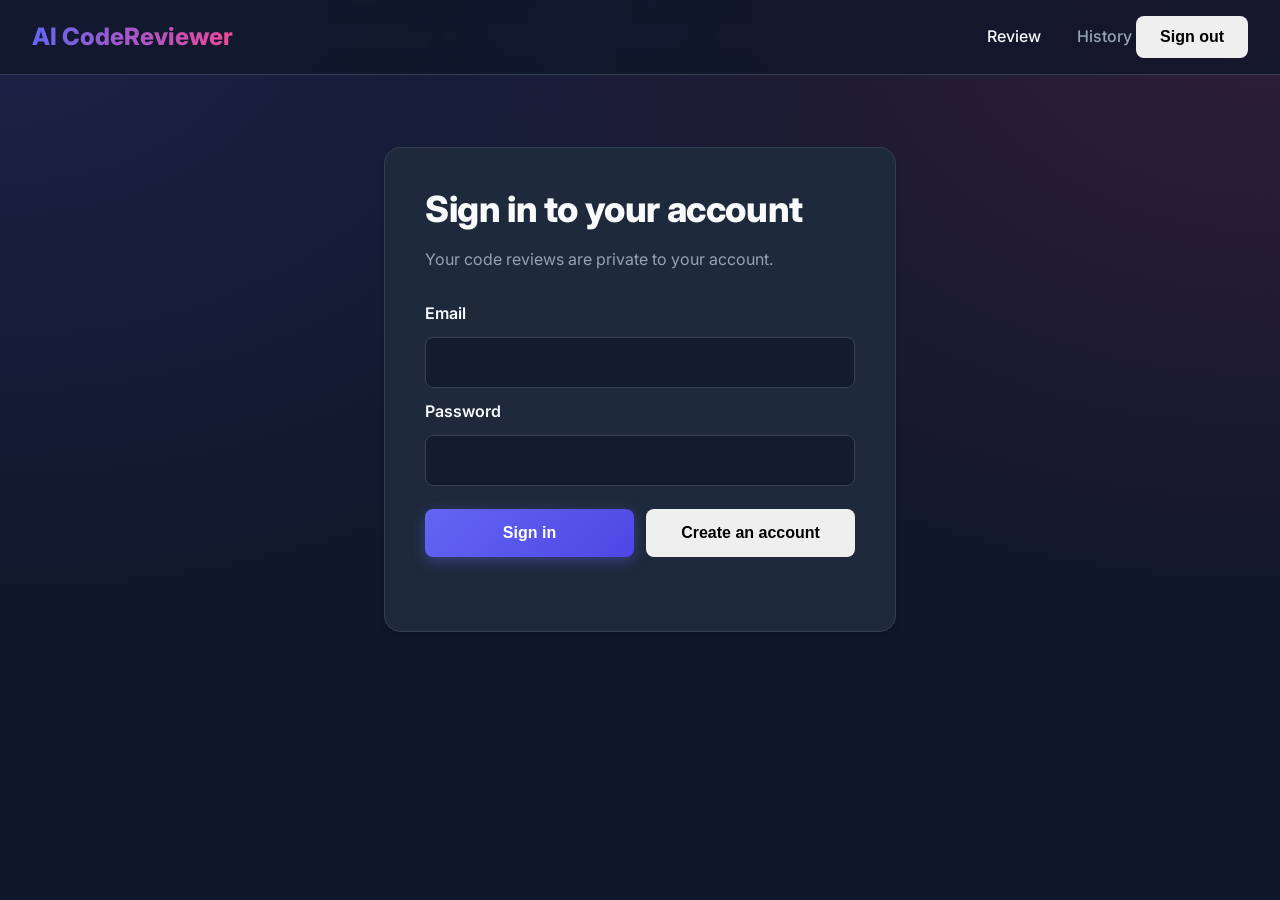
<file: frontend/index.html>
<!DOCTYPE html>
<html lang="en">
<head>
    <meta charset="UTF-8">
    <meta name="viewport" content="width=device-width, initial-scale=1.0">
    <title>AI Code Reviewer</title>
    <link rel="stylesheet" href="style.css">
    <link href="https://fonts.googleapis.com/css2?family=Inter:ital,opsz,wght@0,14..32,100..900;1,14..32,100..900&display=swap" rel="stylesheet">
</head>
<body>
    
    <header>
        <a href="index.html" class="logo">AI CodeReviewer</a>
        <nav>
            <a href="index.html" class="active">Review</a>
            <a href="history.html">History</a>
            <button type="button" class="btn btn-secondary" id="signOutButton" onclick="signOut()" hidden>Sign out</button>
        </nav>
    </header>

    <main class="fade-in">
        <section class="card auth-card" id="authPanel" hidden>
            <h1 id="authHeading">Sign in to your account</h1>
            <p class="auth-description">Your code reviews are private to your account.</p>
            <form class="auth-form" id="authForm" data-mode="login">
                <label for="authEmail">Email</label>
                <input id="authEmail" type="email" autocomplete="email" required maxlength="320">
                <label for="authPassword">Password</label>
                <input id="authPassword" type="password" autocomplete="current-password" required minlength="1" maxlength="72">
                <div class="auth-actions">
                    <button class="btn btn-primary" id="authSubmitButton" type="submit">Sign in</button>
                    <button class="btn btn-secondary" id="authModeButton" type="button" onclick="toggleAuthMode()">Create an account</button>
                </div>
                <p id="authMessage" role="status" aria-live="polite"></p>
            </form>
        </section>

        <section id="reviewPanel" hidden>
        <div class="card" style="text-align: center; padding: 4rem 2rem;">
            <h1> Elevate Your Code Quality</h1>

            <p style="color: var(--text-muted); font-size: 1.2rem; margin-bottom: 2rem;">
                Instant, AI-powered code analysis and optimization. <br>
                Paste your code or drop a file to get started.
            </p>

            <div class="file-drop" id="dropZone">
                <svg width="48" height="48" fill="none" stroke="currentColor" viewBox="0 0 24 24" style="color: var(--primary); margin-bottom: 1rem;">
                    <path stroke-linecap="round" stroke-linejoin="round" stroke-width="2" d="M7 16a4 4 0 01-.88-7.903A5 5 0 1115.9 6L16 6a5 5 0 011 9.9M15 13l-3-3m0 0l-3 3m3-3v12"></path>
                </svg>
                <h3> Drop file here or click to upload</h3>
                <p> Supports .js, .java, .py, .cpp, .txt</p>
                <input type="file" id="fileInput" accept=".js, .java, .py, .cpp, .txt">
            </div>

            <div style="position: relative;">
                <span class="hrsep">OR PASTE CODE</span>
                <hr style="border: 0; border-top: 1px solid var(--border); margin: 2rem 0;">
            </div>

            <textarea id="codeArea" placeholder="// Paste your code here..."></textarea>

            <div style="text-align: right">
                <button class="btn btn-primary" id="analyzeBtn" onclick="submitCode()">
                    Analyze Code
                </button>
            </div>



        </div>
        </section>

    </main>

    <script src="api-config.js"></script>
    <script src="script.js"></script>
    <script>
        document.addEventListener('DOMContentLoaded', initializeAuthentication);
    </script>
</body>
</html>
</file>
<file: frontend/style.css>
:root {
    --primary: #6366f1;
    --primary-dark: #4f46e5;
    --secondary: #ec4899;
    --bg-dark: #0f172a;
    --bg-card: #1e293b;
    --text-main: #f8fafc;
    --text-muted: #94a3b8;
    --border: #334155;
    --success: #22c55e;
    --warning: #f59e0b;
    --danger: #ef4444;
}

* {
    box-sizing: border-box;
    margin: 0;
    padding: 0;
}

body {
    font-family: 'Inter', system-ui, -apple-system,  sans-serif;
    background-color: var(--bg-dark);
    color: var(--text-main);
    line-height: 1.6;
    background-image:
        radial-gradient(at 0% 0%, rgba(99, 102, 241, 0.15) 0px, transparent 50%),
        radial-gradient(at 100% 0%, rgba(236, 72, 153, 0.15) 0px, transparent 50%);
    min-height: 100vh;

}

header {
    background: rgba(15, 23, 42, .8);
    backdrop-filter: blur(10px);
    border-bottom: 1px solid var(--border);
    padding: 1rem 2rem;
    position: sticky;
    top: 0;
    z-index: 100;
    display: flex;
    justify-content: space-between;
    align-items: center;
}

.logo {
    font-size: 1.5rem;
    font-weight: 800;
    background: linear-gradient(to right, var(--primary), var(--secondary));
    background-clip: text;
    text-decoration: none;
    -webkit-background-clip: text;
    -webkit-text-fill-color: transparent;
}

nav a {
    color: var(--text-muted);
    text-decoration: none;
    margin-left: 2rem;
    font-weight: 500;
    transition: color 0.2s;
}

nav a:hover,
nav a.active {
    color: var(--text-main);
}

main {
    max-width: 1200px;
    margin: 2rem auto;
    padding: 0 1rem;
}

.card {
    background: var(--bg-card);
    border: 1px solid var(--border);
    border-radius: 1rem;
    padding: 2rem;
    box-shadow: 0 4px 6px -1px rgba(0, 0, 0, 0.1), 0 2px 4px -1px rgba(0, 0, 0, 0.06);
    margin-bottom: 2rem;
    transition: transform 0.2s;
}

.card:hover {
    border-color: var(--primary);
}

h1, h3 {
    margin-bottom: 1rem;
    letter-spacing: -0.025rem;
}

h1 {
    font-size: 2.5rem;
    font-weight: 800;
}


.btn {
    display: inline-flex;
    align-items: center;
    justify-content: center;
    padding: 0.75rem 1.5rem;
    border-radius: 0.5rem;
    font-weight: 600;
    cursor: pointer;
    transition: all 0.2s;
    border: none;
    text-decoration: none;
    font-size: 1rem;
}

.btn-primary {
    background: linear-gradient(135deg, var(--primary), var(--primary-dark));
    color: white;
    box-shadow: 0 4px 14px 0 rgba(99, 102, 241, 0.39);
}

.btn-primary:hover {
    transform: translateY(-2px);
    box-shadow: 0 6px 20px rgba(99, 102, 241, 0.23);
}


textarea {
    width: 100%;
    min-height: 300px;
    background: rgba(0, 0, 0, .3);
    border: 1px solid var(--border);
    border-radius: 0.5rem;
    padding: 1rem;
    color: var(--text-main);
    font-size: 0.9rem;
    resize: vertical;
    margin-bottom: 1rem;
}

.file-drop {
    border: 2px dashed var(--border);
    border-radius: 1rem;
    padding: 3rem;
    text-align: center;
    cursor: pointer;
    transition: all 0.2s;
    margin-bottom: 1rem;
    background: rgba(255, 255, 255, 0.02);
}

.file-drop:hover,
.file-drop.dragover {
    border-color: var(--primary);
    background: rgba(99, 102, 241, 0.05);
}


.hrsep {
    position: absolute;
    top: -12px;
    left: 50%;
    transform: translateX(-50%);
    background: var(--bg-card);
    padding: 0 1rem;
    color: var(--text-muted);
    font-size: 0.9rem;
}

.auth-card {
    width: min(100%, 32rem);
    margin: clamp(1.5rem, 8vh, 5rem) auto 2rem;
    padding: clamp(1.5rem, 5vw, 2.5rem);
}

.auth-card h1 {
    font-size: clamp(1.75rem, 6vw, 2.25rem);
    line-height: 1.2;
}

.auth-description {
    color: var(--text-muted);
    margin-bottom: 1.75rem;
}

.auth-form {
    display: grid;
    gap: 0.65rem;
}

.auth-form label {
    font-weight: 600;
}

.auth-form input {
    width: 100%;
    min-height: 3rem;
    padding: 0.75rem 0.9rem;
    border: 1px solid var(--border);
    border-radius: 0.5rem;
    background: rgba(15, 23, 42, 0.7);
    color: var(--text-main);
    font: inherit;
}

.auth-form input:focus-visible {
    outline: 2px solid var(--primary);
    outline-offset: 2px;
}

.auth-actions {
    display: grid;
    grid-template-columns: repeat(2, minmax(0, 1fr));
    gap: 0.75rem;
    margin-top: 0.75rem;
}

.auth-actions .btn {
    min-width: 0;
    min-height: 3rem;
    padding-inline: 0.75rem;
}

#authMessage {
    min-height: 1.5rem;
    overflow-wrap: anywhere;
}

@media (max-width: 600px) {
    header {
        flex-wrap: wrap;
        gap: 0.75rem;
        padding: 0.75rem 1rem;
    }

    .logo {
        font-size: 1.25rem;
    }

    header nav {
        display: flex;
        width: 100%;
        align-items: center;
        justify-content: flex-start;
        gap: clamp(0.75rem, 4vw, 1.5rem);
    }

    header nav a {
        margin-left: 0;
    }

    header nav .btn {
        margin-left: auto;
        padding: 0.6rem 0.85rem;
    }

    main {
        margin-top: 1rem;
        padding-inline: 0.75rem;
    }

    .auth-card {
        margin-top: 1rem;
        margin-bottom: 1rem;
        border-radius: 0.75rem;
    }

    .auth-actions {
        grid-template-columns: 1fr;
    }
}
</file>
